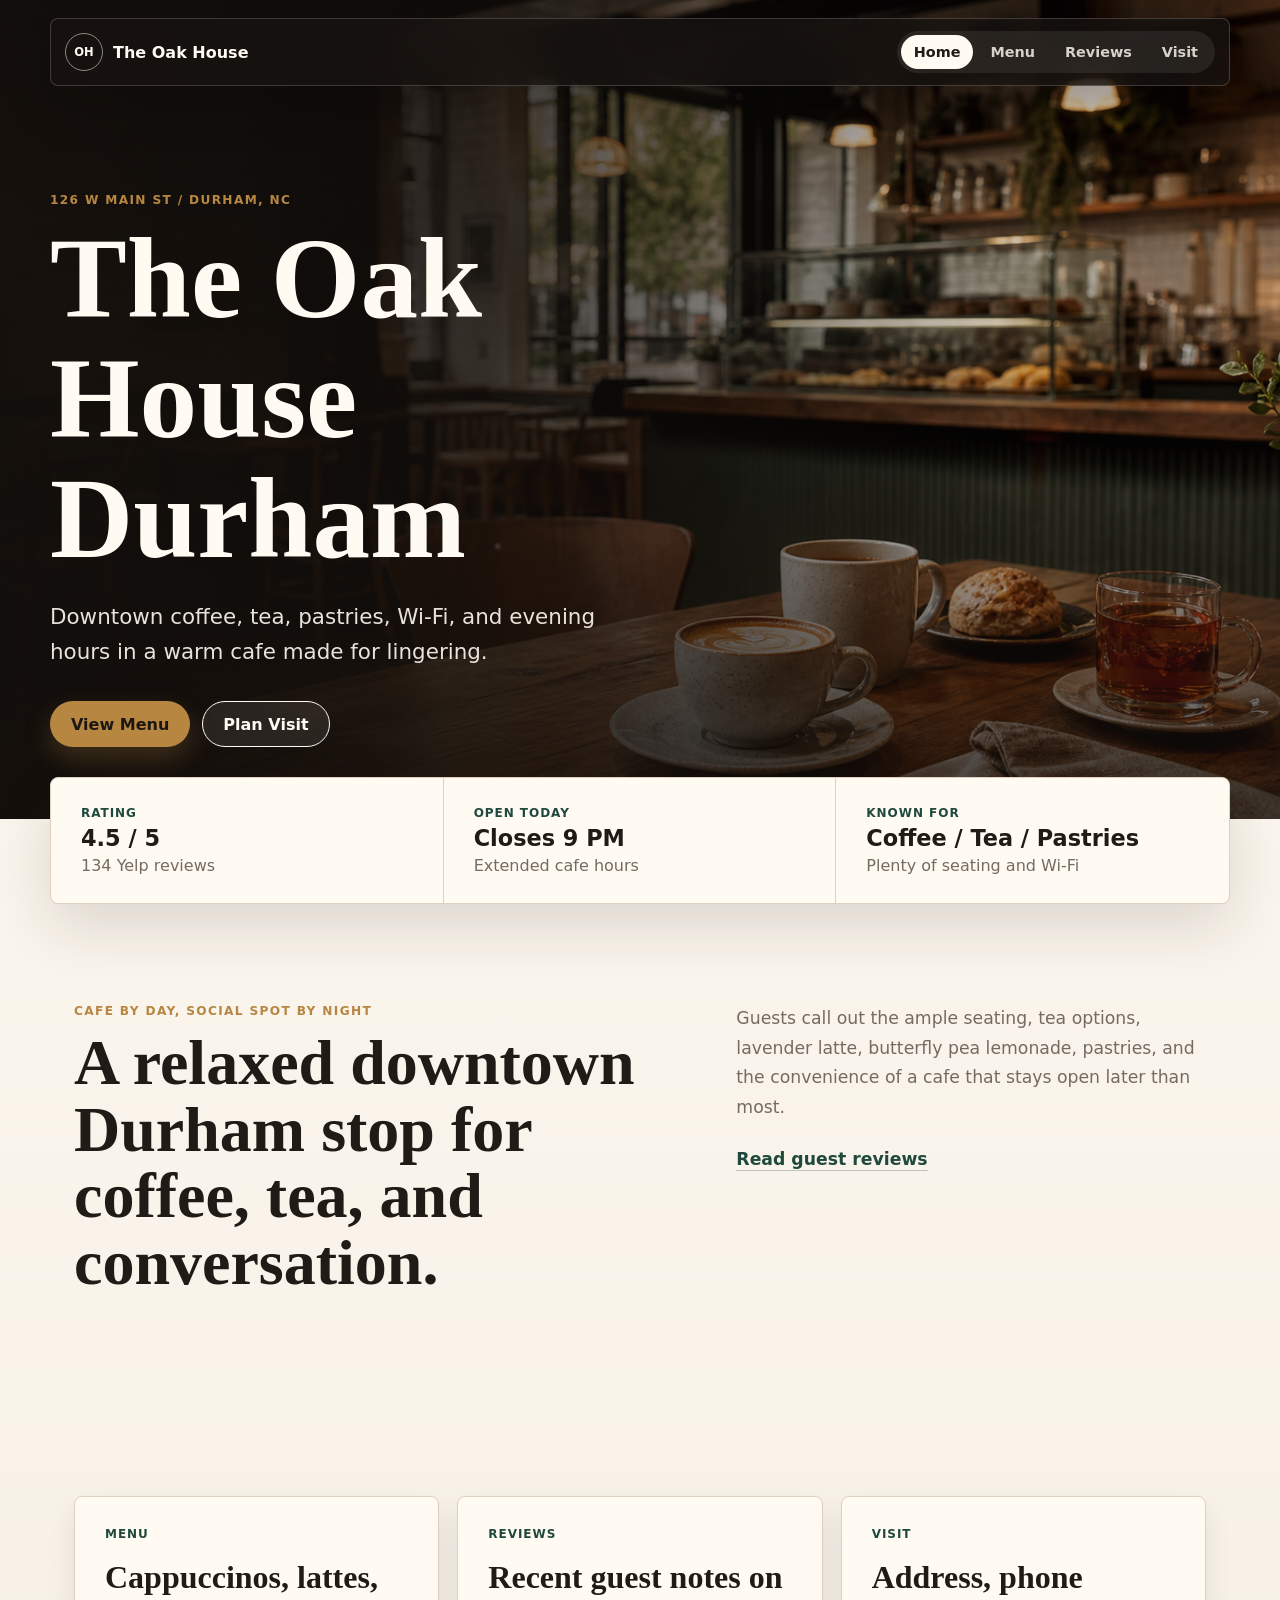
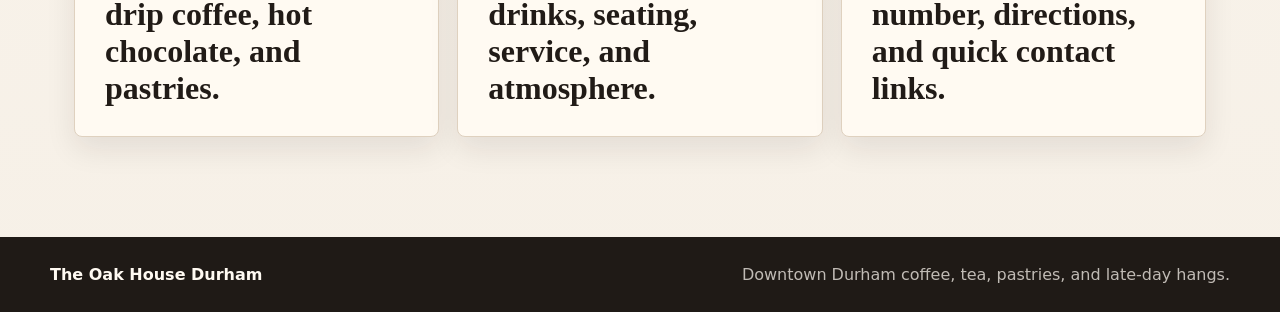
<file: index.html>
<!doctype html>
<html lang="en">
  <head>
    <meta charset="utf-8" />
    <meta name="viewport" content="width=device-width, initial-scale=1" />
    <title>The Oak House Durham</title>
    <meta
      name="description"
      content="The Oak House Durham cafe website with menu, reviews, hours, and location."
    />
    <link rel="stylesheet" href="styles.css" />
  </head>
  <body>
    <header class="site-header" aria-label="Primary navigation">
      <a class="brand" href="index.html" aria-label="The Oak House Durham home">
        <span class="brand-mark">OH</span>
        <span>The Oak House</span>
      </a>
      <nav>
        <a aria-current="page" href="index.html">Home</a>
        <a href="menu.html">Menu</a>
        <a href="reviews.html">Reviews</a>
        <a href="visit.html">Visit</a>
      </nav>
    </header>

    <main>
      <section class="hero" aria-label="The Oak House Durham">
        <img
          class="hero-image"
          src="assets/oak-house-hero.png"
          alt="Warm cafe table with coffee, tea, pastries, and a cozy coffee shop interior."
        />
        <div class="hero-shade"></div>
        <div class="hero-content">
          <p class="eyebrow">126 W Main St / Durham, NC</p>
          <h1>The Oak House Durham</h1>
          <p class="hero-copy">
            Downtown coffee, tea, pastries, Wi-Fi, and evening hours in a warm
            cafe made for lingering.
          </p>
          <div class="hero-actions">
            <a class="button primary" href="menu.html">View Menu</a>
            <a class="button secondary" href="visit.html">Plan Visit</a>
          </div>
        </div>
      </section>

      <section class="quick-info" aria-label="Cafe highlights">
        <div>
          <span class="info-label">Rating</span>
          <strong>4.5 / 5</strong>
          <span>134 Yelp reviews</span>
        </div>
        <div>
          <span class="info-label">Open Today</span>
          <strong>Closes 9 PM</strong>
          <span>Extended cafe hours</span>
        </div>
        <div>
          <span class="info-label">Known For</span>
          <strong>Coffee / Tea / Pastries</strong>
          <span>Plenty of seating and Wi-Fi</span>
        </div>
      </section>

      <section class="intro section-wrap">
        <div>
          <p class="eyebrow">Cafe by day, social spot by night</p>
          <h2>A relaxed downtown Durham stop for coffee, tea, and conversation.</h2>
        </div>
        <div class="intro-copy">
          <p>
            Guests call out the ample seating, tea options, lavender latte,
            butterfly pea lemonade, pastries, and the convenience of a cafe that
            stays open later than most.
          </p>
          <a class="text-link" href="reviews.html">Read guest reviews</a>
        </div>
      </section>

      <section class="home-links section-wrap" aria-label="Explore the site">
        <a class="feature-link" href="menu.html">
          <span>Menu</span>
          <strong>Cappuccinos, lattes, drip coffee, hot chocolate, and pastries.</strong>
        </a>
        <a class="feature-link" href="reviews.html">
          <span>Reviews</span>
          <strong>Recent guest notes on drinks, seating, service, and atmosphere.</strong>
        </a>
        <a class="feature-link" href="visit.html">
          <span>Visit</span>
          <strong>Address, phone number, directions, and quick contact links.</strong>
        </a>
      </section>
    </main>

    <footer>
      <span>The Oak House Durham</span>
      <span>Downtown Durham coffee, tea, pastries, and late-day hangs.</span>
    </footer>
  </body>
</html>
</file>
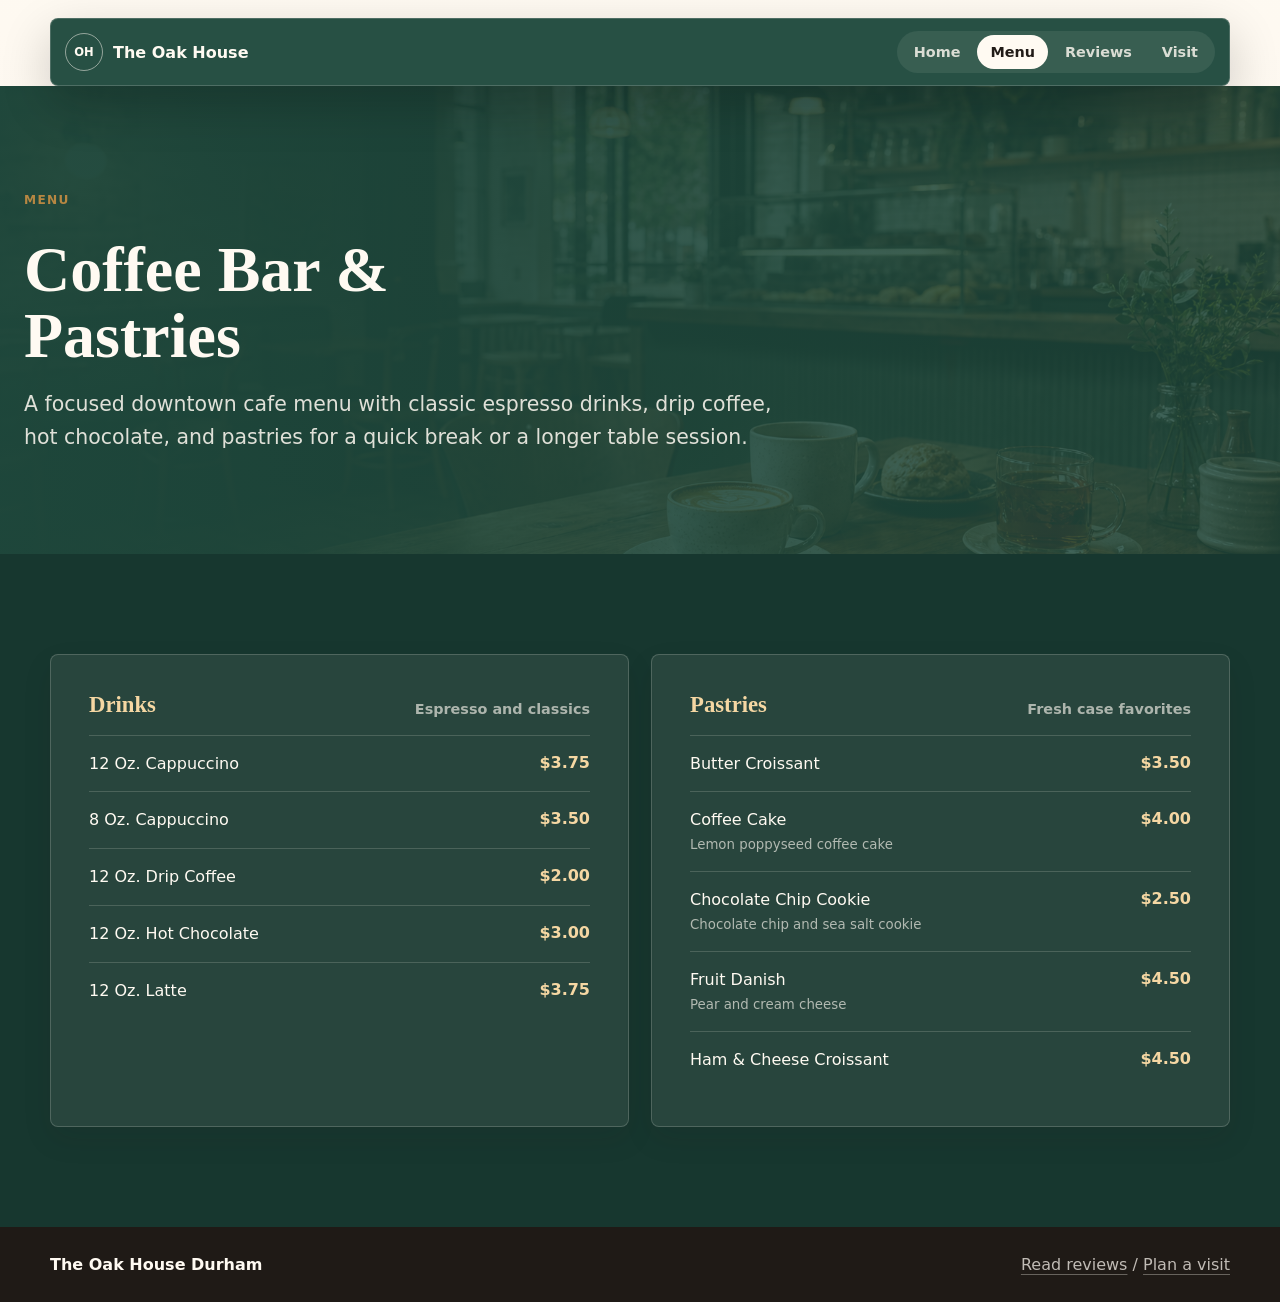
<file: menu.html>
<!doctype html>
<html lang="en">
  <head>
    <meta charset="utf-8" />
    <meta name="viewport" content="width=device-width, initial-scale=1" />
    <title>Menu | The Oak House Durham</title>
    <link rel="stylesheet" href="styles.css" />
  </head>
  <body>
    <header class="site-header subpage-header" aria-label="Primary navigation">
      <a class="brand" href="index.html" aria-label="The Oak House Durham home">
        <span class="brand-mark">OH</span>
        <span>The Oak House</span>
      </a>
      <nav>
        <a href="index.html">Home</a>
        <a aria-current="page" href="menu.html">Menu</a>
        <a href="reviews.html">Reviews</a>
        <a href="visit.html">Visit</a>
      </nav>
    </header>

    <main>
      <section class="page-hero menu-hero">
        <p class="eyebrow">Menu</p>
        <h1>Coffee Bar & Pastries</h1>
        <p>
          A focused downtown cafe menu with classic espresso drinks, drip
          coffee, hot chocolate, and pastries for a quick break or a longer
          table session.
        </p>
      </section>

      <section class="menu-section page-section">
        <div class="menu-grid">
          <div class="menu-group">
            <div class="menu-heading">
              <h2>Drinks</h2>
              <span>Espresso and classics</span>
            </div>
            <div class="menu-item"><span>12 Oz. Cappuccino</span><strong>$3.75</strong></div>
            <div class="menu-item"><span>8 Oz. Cappuccino</span><strong>$3.50</strong></div>
            <div class="menu-item"><span>12 Oz. Drip Coffee</span><strong>$2.00</strong></div>
            <div class="menu-item"><span>12 Oz. Hot Chocolate</span><strong>$3.00</strong></div>
            <div class="menu-item"><span>12 Oz. Latte</span><strong>$3.75</strong></div>
          </div>

          <div class="menu-group">
            <div class="menu-heading">
              <h2>Pastries</h2>
              <span>Fresh case favorites</span>
            </div>
            <div class="menu-item"><span>Butter Croissant</span><strong>$3.50</strong></div>
            <div class="menu-item">
              <span>Coffee Cake<small>Lemon poppyseed coffee cake</small></span>
              <strong>$4.00</strong>
            </div>
            <div class="menu-item">
              <span>Chocolate Chip Cookie<small>Chocolate chip and sea salt cookie</small></span>
              <strong>$2.50</strong>
            </div>
            <div class="menu-item">
              <span>Fruit Danish<small>Pear and cream cheese</small></span>
              <strong>$4.50</strong>
            </div>
            <div class="menu-item"><span>Ham & Cheese Croissant</span><strong>$4.50</strong></div>
          </div>
        </div>
      </section>
    </main>

    <footer>
      <span>The Oak House Durham</span>
      <span><a href="reviews.html">Read reviews</a> / <a href="visit.html">Plan a visit</a></span>
    </footer>
  </body>
</html>
</file>
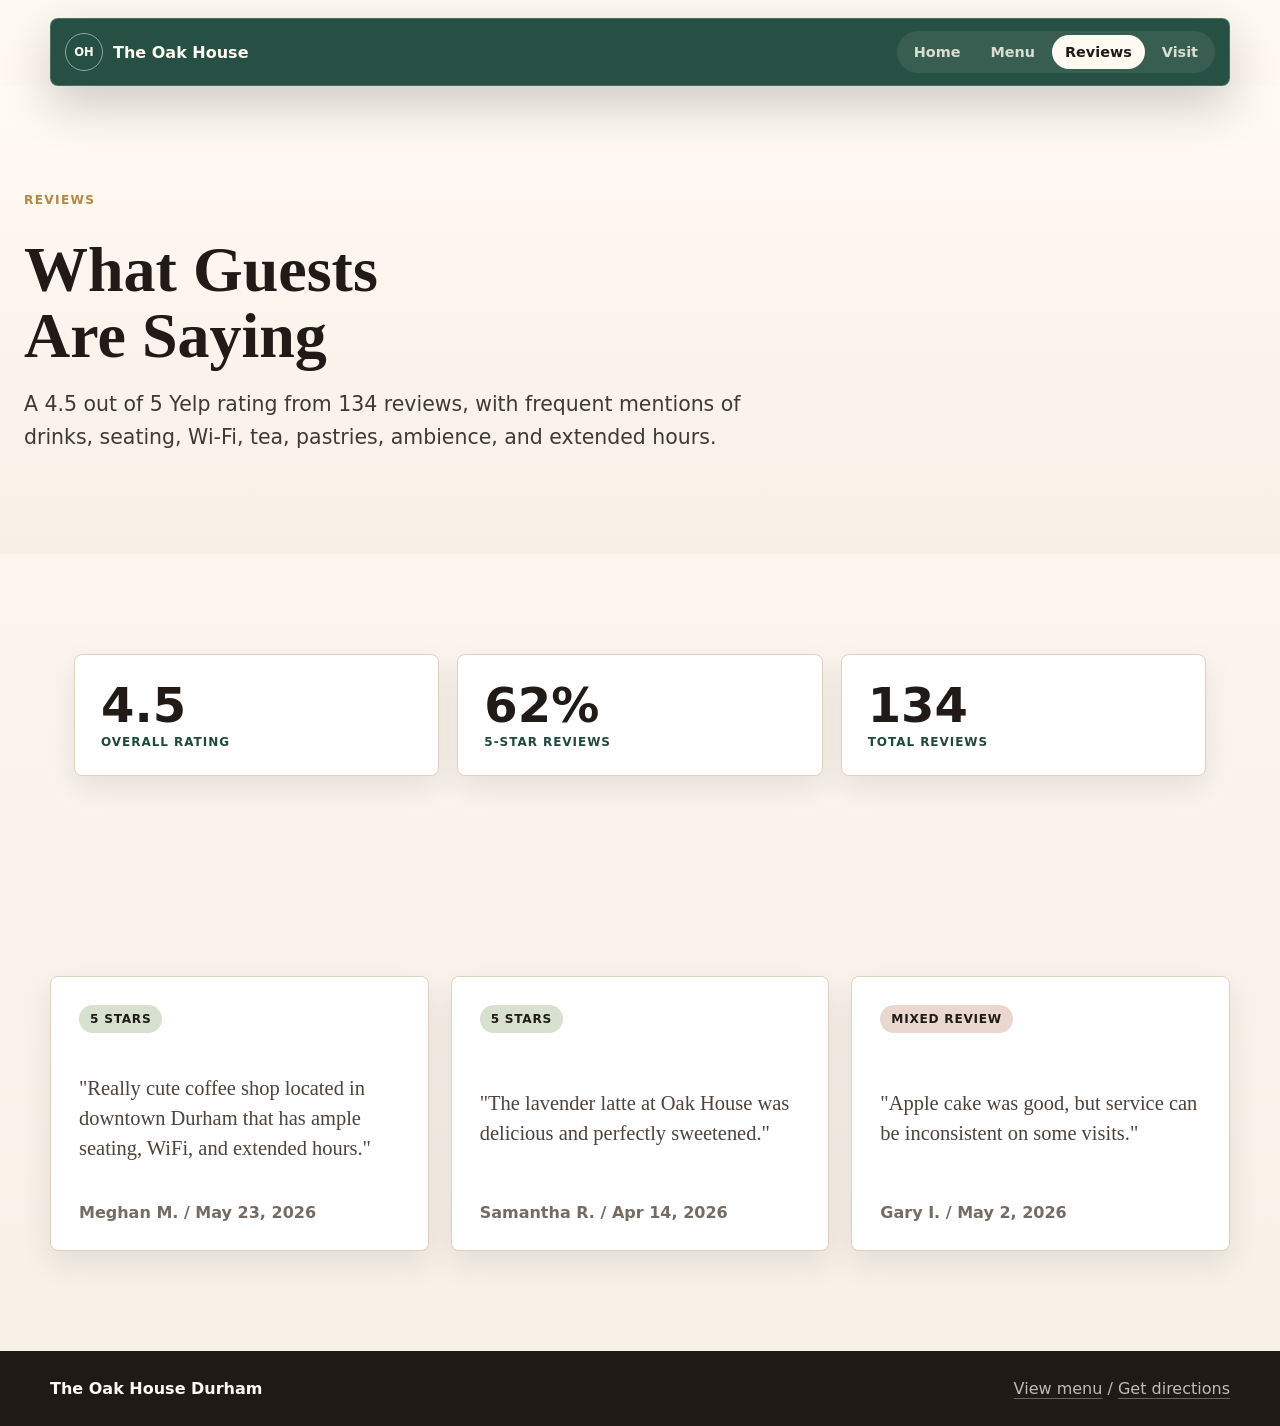
<file: reviews.html>
<!doctype html>
<html lang="en">
  <head>
    <meta charset="utf-8" />
    <meta name="viewport" content="width=device-width, initial-scale=1" />
    <title>Reviews | The Oak House Durham</title>
    <link rel="stylesheet" href="styles.css" />
  </head>
  <body>
    <header class="site-header subpage-header" aria-label="Primary navigation">
      <a class="brand" href="index.html" aria-label="The Oak House Durham home">
        <span class="brand-mark">OH</span>
        <span>The Oak House</span>
      </a>
      <nav>
        <a href="index.html">Home</a>
        <a href="menu.html">Menu</a>
        <a aria-current="page" href="reviews.html">Reviews</a>
        <a href="visit.html">Visit</a>
      </nav>
    </header>

    <main>
      <section class="page-hero light">
        <p class="eyebrow">Reviews</p>
        <h1>What Guests Are Saying</h1>
        <p>
          A 4.5 out of 5 Yelp rating from 134 reviews, with frequent mentions
          of drinks, seating, Wi-Fi, tea, pastries, ambience, and extended
          hours.
        </p>
      </section>

      <section class="review-summary section-wrap">
        <div>
          <strong>4.5</strong>
          <span>Overall rating</span>
        </div>
        <div>
          <strong>62%</strong>
          <span>5-star reviews</span>
        </div>
        <div>
          <strong>134</strong>
          <span>Total reviews</span>
        </div>
      </section>

      <section class="reviews-section page-section">
        <div class="reviews-grid">
          <article class="review-card">
            <div class="stars" aria-label="5 stars">5 stars</div>
            <p>
              "Really cute coffee shop located in downtown Durham that has
              ample seating, WiFi, and extended hours."
            </p>
            <span>Meghan M. / May 23, 2026</span>
          </article>
          <article class="review-card">
            <div class="stars" aria-label="5 stars">5 stars</div>
            <p>
              "The lavender latte at Oak House was delicious and perfectly
              sweetened."
            </p>
            <span>Samantha R. / Apr 14, 2026</span>
          </article>
          <article class="review-card">
            <div class="stars mixed" aria-label="Mixed review">Mixed review</div>
            <p>
              "Apple cake was good, but service can be inconsistent on some
              visits."
            </p>
            <span>Gary I. / May 2, 2026</span>
          </article>
        </div>
      </section>
    </main>

    <footer>
      <span>The Oak House Durham</span>
      <span><a href="menu.html">View menu</a> / <a href="visit.html">Get directions</a></span>
    </footer>
  </body>
</html>
</file>
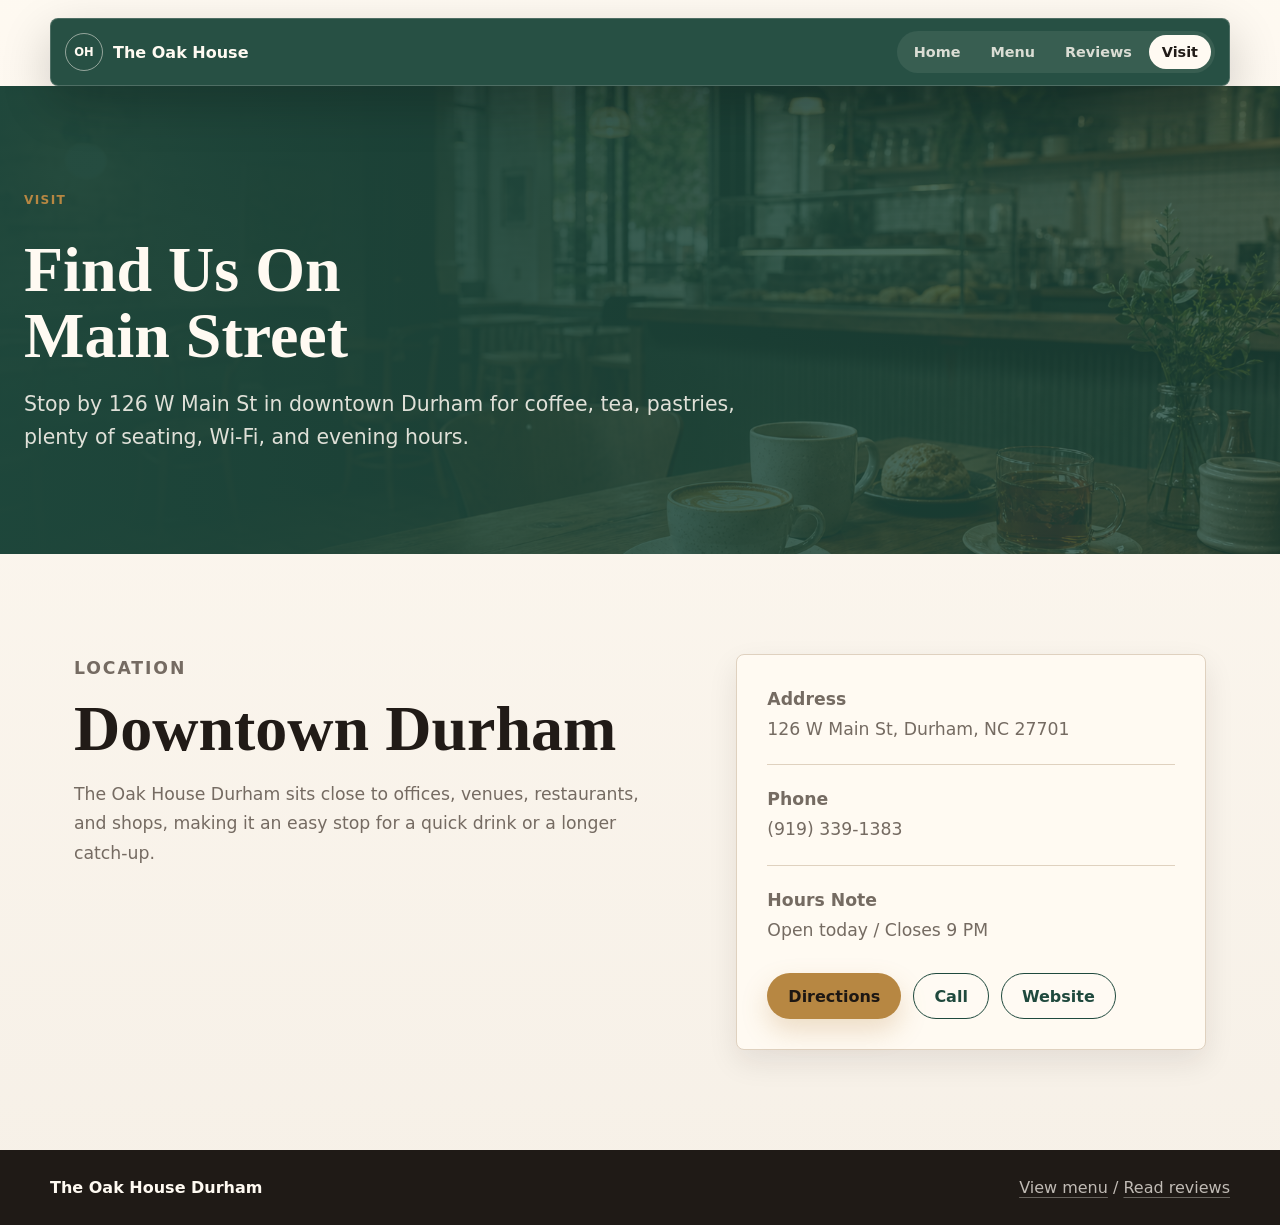
<file: visit.html>
<!doctype html>
<html lang="en">
  <head>
    <meta charset="utf-8" />
    <meta name="viewport" content="width=device-width, initial-scale=1" />
    <title>Visit | The Oak House Durham</title>
    <link rel="stylesheet" href="styles.css" />
  </head>
  <body>
    <header class="site-header subpage-header" aria-label="Primary navigation">
      <a class="brand" href="index.html" aria-label="The Oak House Durham home">
        <span class="brand-mark">OH</span>
        <span>The Oak House</span>
      </a>
      <nav>
        <a href="index.html">Home</a>
        <a href="menu.html">Menu</a>
        <a href="reviews.html">Reviews</a>
        <a aria-current="page" href="visit.html">Visit</a>
      </nav>
    </header>

    <main>
      <section class="page-hero visit-hero">
        <p class="eyebrow">Visit</p>
        <h1>Find Us On Main Street</h1>
        <p>
          Stop by 126 W Main St in downtown Durham for coffee, tea, pastries,
          plenty of seating, Wi-Fi, and evening hours.
        </p>
      </section>

      <section class="visit-section page-section">
        <div>
          <p class="eyebrow">Location</p>
          <h2>Downtown Durham</h2>
          <p>
            The Oak House Durham sits close to offices, venues, restaurants,
            and shops, making it an easy stop for a quick drink or a longer
            catch-up.
          </p>
        </div>
        <div class="visit-panel">
          <p><strong>Address</strong><br />126 W Main St, Durham, NC 27701</p>
          <p><strong>Phone</strong><br />(919) 339-1383</p>
          <p><strong>Hours Note</strong><br />Open today / Closes 9 PM</p>
          <div class="visit-actions">
            <a
              class="button primary"
              href="https://www.bing.com/maps/directions?rtp=~pos.35.99565505981445_-78.90142059326172_126+W+Main+St%2c+Durham%2c+NC+27701_The+Oak+House+Durham_"
            >
              Directions
            </a>
            <a class="button secondary" href="tel:+19193391383">Call</a>
            <a class="button secondary" href="http://oakhousedurham.com/">Website</a>
          </div>
        </div>
      </section>
    </main>

    <footer>
      <span>The Oak House Durham</span>
      <span><a href="menu.html">View menu</a> / <a href="reviews.html">Read reviews</a></span>
    </footer>
  </body>
</html>
</file>
<file: styles.css>
:root {
  color-scheme: light;
  --ink: #211b17;
  --soft-ink: #4d433c;
  --muted: #756b62;
  --paper: #f6f0e7;
  --cream: #fffaf2;
  --white: #ffffff;
  --line: #dfd1bf;
  --green: #1f493d;
  --green-dark: #17372f;
  --sage: #d8e0d0;
  --gold: #b78742;
  --clay: #9d5b44;
  --shadow: 0 22px 60px rgba(33, 27, 23, 0.14);
  --soft-shadow: 0 12px 30px rgba(33, 27, 23, 0.09);
  --max: 1180px;
}

* {
  box-sizing: border-box;
}

html {
  scroll-behavior: smooth;
}

body {
  margin: 0;
  background:
    linear-gradient(180deg, rgba(255, 250, 242, 0.92), rgba(246, 240, 231, 1)),
    var(--paper);
  color: var(--ink);
  font-family: Inter, ui-sans-serif, system-ui, -apple-system, BlinkMacSystemFont,
    "Segoe UI", sans-serif;
}

a {
  color: inherit;
}

img {
  max-width: 100%;
}

.site-header {
  position: fixed;
  top: 18px;
  left: 50%;
  z-index: 20;
  width: min(calc(100% - 36px), var(--max));
  transform: translateX(-50%);
  display: flex;
  align-items: center;
  justify-content: space-between;
  gap: 18px;
  padding: 12px 14px;
  color: var(--cream);
  border: 1px solid rgba(255, 250, 242, 0.18);
  border-radius: 8px;
  background: rgba(24, 20, 17, 0.72);
  box-shadow: 0 18px 50px rgba(0, 0, 0, 0.2);
  backdrop-filter: blur(18px);
}

.subpage-header {
  position: sticky;
  margin: 18px auto 0;
  left: auto;
  transform: none;
  color: var(--cream);
  background: rgba(31, 73, 61, 0.96);
}

.brand,
nav {
  display: flex;
  align-items: center;
}

.brand {
  min-width: max-content;
  gap: 10px;
  color: var(--cream);
  font-weight: 850;
  text-decoration: none;
}

.brand-mark {
  display: grid;
  place-items: center;
  width: 38px;
  height: 38px;
  border: 1px solid rgba(255, 250, 242, 0.5);
  border-radius: 50%;
  font-size: 0.72rem;
  letter-spacing: 0;
}

nav {
  gap: 4px;
  padding: 4px;
  border-radius: 999px;
  background: rgba(255, 250, 242, 0.08);
}

nav a {
  min-height: 34px;
  display: inline-flex;
  align-items: center;
  justify-content: center;
  border-radius: 999px;
  padding: 8px 13px;
  color: rgba(255, 250, 242, 0.82);
  font-size: 0.9rem;
  font-weight: 800;
  text-decoration: none;
}

nav a:hover,
nav a[aria-current="page"] {
  color: var(--ink);
  background: var(--cream);
}

.hero {
  position: relative;
  min-height: 91svh;
  overflow: hidden;
  display: grid;
  align-items: end;
  padding: 120px max(24px, calc((100vw - var(--max)) / 2)) 72px;
}

.hero-image,
.hero-shade {
  position: absolute;
  inset: 0;
}

.hero-image {
  width: 100%;
  height: 100%;
  object-fit: cover;
}

.hero-shade {
  background:
    linear-gradient(90deg, rgba(19, 15, 12, 0.94) 0%, rgba(19, 15, 12, 0.72) 38%, rgba(19, 15, 12, 0.12) 78%),
    linear-gradient(0deg, rgba(19, 15, 12, 0.72), rgba(19, 15, 12, 0.05) 48%);
}

.hero-content {
  position: relative;
  width: min(720px, 100%);
  color: var(--cream);
}

.eyebrow {
  margin: 0 0 12px;
  color: var(--gold);
  font-size: 0.76rem;
  font-weight: 900;
  letter-spacing: 0.11em;
  text-transform: uppercase;
}

h1,
h2,
h3,
p {
  overflow-wrap: anywhere;
}

h1,
h2,
h3 {
  margin: 0;
  line-height: 1.04;
}

h1,
h2,
.feature-link strong {
  font-family: Georgia, "Times New Roman", serif;
}

h1 {
  max-width: 10ch;
  font-size: clamp(3.55rem, 9vw, 7.7rem);
  font-weight: 700;
}

.hero-copy {
  max-width: 600px;
  margin: 22px 0 0;
  color: rgba(255, 250, 242, 0.9);
  font-size: clamp(1.08rem, 2vw, 1.34rem);
  line-height: 1.6;
}

.hero-actions,
.visit-actions {
  display: flex;
  flex-wrap: wrap;
  gap: 12px;
}

.hero-actions {
  margin-top: 32px;
}

.button {
  display: inline-flex;
  min-height: 46px;
  align-items: center;
  justify-content: center;
  border: 1px solid transparent;
  border-radius: 999px;
  padding: 12px 20px;
  font-weight: 850;
  text-decoration: none;
  transition: transform 180ms ease, box-shadow 180ms ease, background 180ms ease;
}

.button:hover,
.feature-link:hover {
  transform: translateY(-2px);
}

.button.primary {
  background: var(--gold);
  color: #1d1713;
  box-shadow: 0 12px 26px rgba(183, 135, 66, 0.25);
}

.button.secondary {
  border-color: currentColor;
  color: inherit;
  background: rgba(255, 255, 255, 0.08);
}

.quick-info {
  width: min(calc(100% - 48px), var(--max));
  margin: -42px auto 0;
  position: relative;
  z-index: 5;
  display: grid;
  grid-template-columns: repeat(3, 1fr);
  overflow: hidden;
  border: 1px solid var(--line);
  border-radius: 8px;
  background: var(--cream);
  box-shadow: var(--shadow);
}

.quick-info div {
  display: grid;
  gap: 5px;
  padding: 28px 30px;
  border-right: 1px solid var(--line);
}

.quick-info div:last-child {
  border-right: 0;
}

.info-label,
.feature-link span,
.review-summary span {
  color: var(--green);
  font-size: 0.75rem;
  font-weight: 900;
  letter-spacing: 0.08em;
  text-transform: uppercase;
}

.quick-info strong {
  font-size: clamp(1.08rem, 2vw, 1.4rem);
}

.quick-info span:last-child {
  color: var(--muted);
}

section:not(.hero):not(.quick-info) {
  padding: clamp(58px, 9vw, 100px) 24px;
}

.section-wrap,
.page-section > *,
.visit-section {
  width: min(100%, var(--max));
  margin-inline: auto;
}

.intro,
.visit-section {
  display: grid;
  grid-template-columns: minmax(0, 1fr) minmax(300px, 0.82fr);
  gap: clamp(34px, 7vw, 90px);
  align-items: start;
}

.intro h2,
.page-hero h1,
.visit-section h2 {
  font-size: clamp(2.45rem, 5vw, 4.8rem);
}

.intro-copy,
.visit-section p {
  color: var(--muted);
  font-size: 1.08rem;
  line-height: 1.72;
}

.intro-copy p {
  margin: 0 0 22px;
}

.text-link {
  color: var(--green);
  font-weight: 900;
  text-decoration-color: rgba(31, 73, 61, 0.28);
  text-underline-offset: 5px;
}

.home-links {
  display: grid;
  grid-template-columns: repeat(3, minmax(0, 1fr));
  gap: 18px;
  padding-top: 0;
}

.feature-link {
  display: grid;
  gap: 18px;
  min-height: 235px;
  align-content: end;
  padding: 30px;
  border: 1px solid var(--line);
  border-radius: 8px;
  background: var(--cream);
  box-shadow: var(--soft-shadow);
  text-decoration: none;
  transition: transform 180ms ease, box-shadow 180ms ease;
}

.feature-link:hover {
  box-shadow: var(--shadow);
}

.feature-link strong {
  color: var(--ink);
  font-size: clamp(1.35rem, 2.8vw, 2rem);
  font-weight: 700;
  line-height: 1.15;
}

.page-hero {
  min-height: 52svh;
  display: grid;
  align-content: end;
  gap: 18px;
  padding: 140px max(24px, calc((100vw - var(--max)) / 2)) 76px;
  background: var(--green);
  color: var(--cream);
}

.page-hero.menu-hero {
  background:
    linear-gradient(90deg, rgba(31, 73, 61, 0.96), rgba(31, 73, 61, 0.82)),
    url("assets/oak-house-hero.png") center / cover;
}

.page-hero.light {
  background:
    linear-gradient(180deg, rgba(255, 250, 242, 0.98), rgba(246, 240, 231, 1));
  color: var(--ink);
}

.page-hero.visit-hero {
  background:
    linear-gradient(90deg, rgba(31, 73, 61, 0.96), rgba(31, 73, 61, 0.75)),
    url("assets/oak-house-hero.png") center / cover;
}

.page-hero h1 {
  max-width: 12ch;
}

.page-hero p:not(.eyebrow) {
  max-width: 760px;
  margin: 0;
  color: currentColor;
  font-size: clamp(1.05rem, 2vw, 1.28rem);
  line-height: 1.62;
  opacity: 0.86;
}

.menu-section {
  background: var(--green-dark);
  color: var(--cream);
}

.menu-grid,
.reviews-grid {
  display: grid;
  grid-template-columns: repeat(2, minmax(0, 1fr));
  gap: 22px;
}

.menu-group,
.review-card,
.visit-panel {
  border-radius: 8px;
  box-shadow: var(--soft-shadow);
}

.menu-group {
  padding: clamp(24px, 4vw, 38px);
  border: 1px solid rgba(255, 250, 242, 0.18);
  background: rgba(255, 250, 242, 0.075);
}

.menu-heading {
  display: flex;
  align-items: end;
  justify-content: space-between;
  gap: 18px;
  margin-bottom: 18px;
}

.menu-heading h2 {
  color: #f5d7a3;
  font-size: 1.42rem;
}

.menu-heading span {
  color: rgba(255, 250, 242, 0.62);
  font-size: 0.9rem;
  font-weight: 800;
}

.menu-item {
  display: flex;
  justify-content: space-between;
  gap: 22px;
  padding: 17px 0;
  border-top: 1px solid rgba(255, 250, 242, 0.16);
}

.menu-item span {
  display: grid;
  gap: 5px;
  line-height: 1.36;
}

.menu-item small {
  color: rgba(255, 250, 242, 0.64);
}

.menu-item strong {
  color: #f5d7a3;
}

.review-summary {
  display: grid;
  grid-template-columns: repeat(3, minmax(0, 1fr));
  gap: 18px;
  padding-top: 0;
}

.review-summary div {
  display: grid;
  gap: 6px;
  padding: 26px;
  border: 1px solid var(--line);
  border-radius: 8px;
  background: var(--white);
  box-shadow: var(--soft-shadow);
}

.review-summary strong {
  font-size: clamp(2rem, 4vw, 3rem);
  line-height: 1;
}

.reviews-section {
  padding-top: 0;
}

.reviews-grid {
  grid-template-columns: repeat(3, minmax(0, 1fr));
}

.review-card {
  display: grid;
  align-content: space-between;
  gap: 18px;
  min-height: 275px;
  padding: 28px;
  border: 1px solid var(--line);
  background: var(--white);
}

.stars {
  justify-self: start;
  border-radius: 999px;
  padding: 7px 11px;
  color: var(--ink);
  background: var(--sage);
  font-size: 0.76rem;
  font-weight: 900;
  letter-spacing: 0.06em;
  text-transform: uppercase;
}

.stars.mixed {
  background: #ead7cf;
}

.review-card p {
  margin: 0;
  color: var(--soft-ink);
  font-family: Georgia, "Times New Roman", serif;
  font-size: 1.28rem;
  line-height: 1.48;
}

.review-card span {
  color: var(--muted);
  font-weight: 800;
}

.visit-panel {
  padding: 30px;
  border: 1px solid var(--line);
  background: var(--cream);
}

.visit-panel p {
  margin: 0;
}

.visit-panel p + p {
  margin-top: 20px;
  padding-top: 20px;
  border-top: 1px solid var(--line);
}

.visit-actions {
  margin-top: 28px;
  color: var(--green);
}

footer {
  display: flex;
  justify-content: space-between;
  gap: 20px;
  padding: 28px max(24px, calc((100vw - var(--max)) / 2));
  background: #1f1a16;
  color: rgba(255, 250, 242, 0.72);
}

footer span:first-child {
  color: var(--cream);
  font-weight: 850;
}

footer a {
  text-decoration-color: rgba(255, 250, 242, 0.32);
  text-underline-offset: 4px;
}

@media (max-width: 900px) {
  .site-header,
  .subpage-header {
    position: absolute;
    top: 14px;
  }

  .subpage-header {
    left: 50%;
    transform: translateX(-50%);
    margin: 0;
  }

  .quick-info,
  .intro,
  .home-links,
  .menu-grid,
  .reviews-grid,
  .review-summary,
  .visit-section {
    grid-template-columns: 1fr;
  }

  .quick-info div {
    border-right: 0;
    border-bottom: 1px solid var(--line);
  }

  .quick-info div:last-child {
    border-bottom: 0;
  }

  .review-card {
    min-height: auto;
  }
}

@media (max-width: 620px) {
  .site-header {
    width: min(calc(100% - 24px), var(--max));
    align-items: stretch;
    flex-direction: column;
  }

  .brand {
    justify-content: center;
  }

  nav {
    width: 100%;
    justify-content: space-between;
    overflow-x: auto;
  }

  nav a {
    flex: 1 0 auto;
    padding-inline: 10px;
  }

  .hero,
  .page-hero {
    padding-top: 176px;
  }

  .hero {
    min-height: 88svh;
  }

  .quick-info {
    width: min(calc(100% - 24px), var(--max));
  }

  .button {
    flex: 1 1 150px;
  }

  .menu-heading,
  .menu-item {
    align-items: flex-start;
  }

  .menu-heading {
    flex-direction: column;
    gap: 6px;
  }

  footer {
    flex-direction: column;
  }
}
</file>
